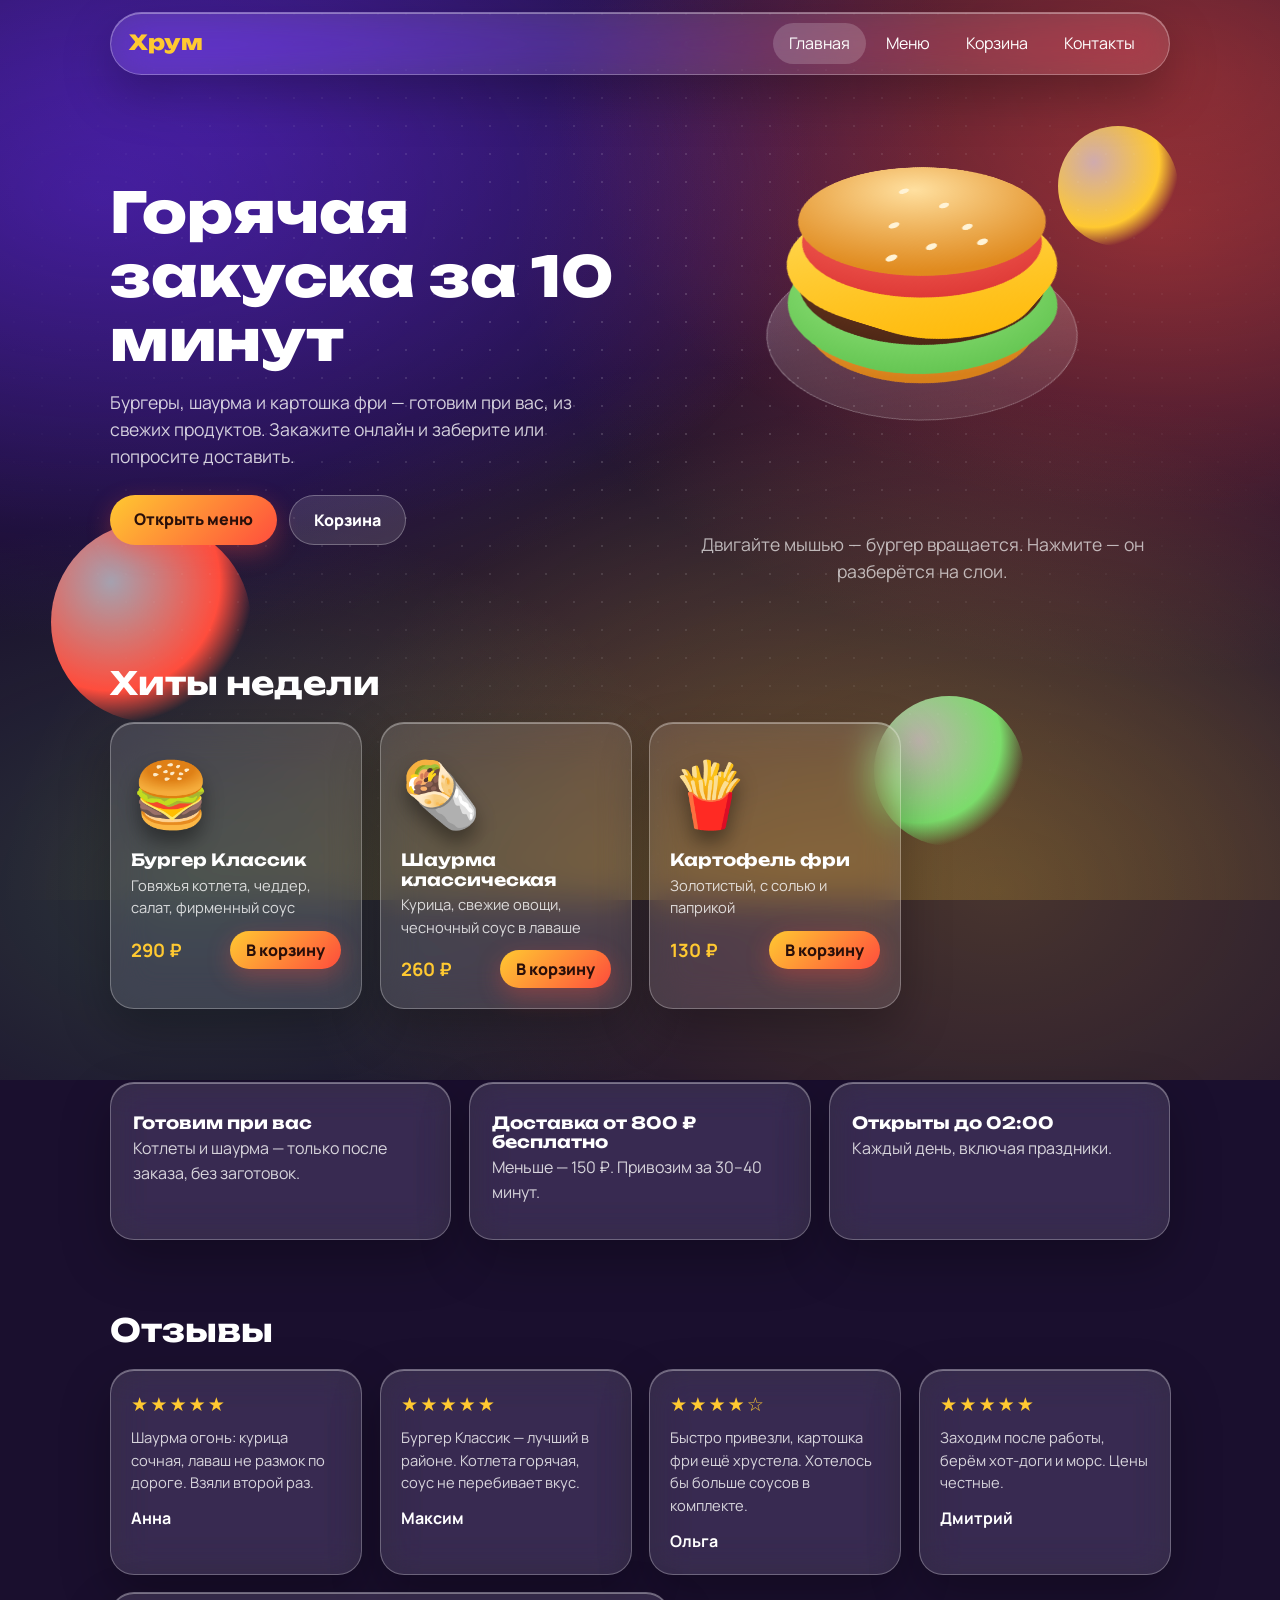
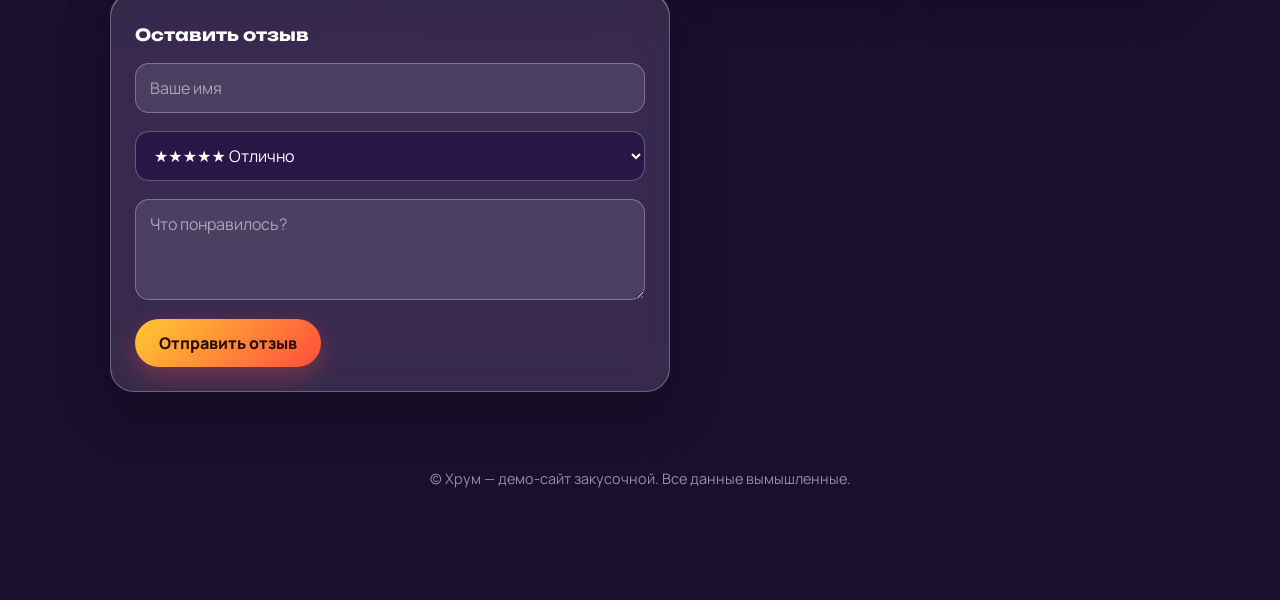
<file: index.html>
<!doctype html><html lang="ru"><head><meta charset="utf-8"><meta name="viewport" content="width=device-width,initial-scale=1"><title>Главная — Хрум</title><meta name="description" content="Хрум — закусочная: бургеры, шаурма, закуски. Заказ онлайн."><link rel="preconnect" href="https://fonts.googleapis.com"><link rel="preconnect" href="https://fonts.gstatic.com" crossorigin><link href="https://fonts.googleapis.com/css2?family=Manrope:wght@400;600;800&family=Unbounded:wght@600;800&display=swap&subset=cyrillic" rel="stylesheet"><link rel="stylesheet" href="style.css"></head><body data-page="index"><main class="wrap">
<section class="hero"><div><h1>Горячая закуска за 10 минут</h1><p>Бургеры, шаурма и картошка фри — готовим при вас, из свежих продуктов. Закажите онлайн и заберите или попросите доставить.</p><div class="acts"><a class="btn" href="menu.html">Открыть меню</a><a class="btn ghost" href="cart.html">Корзина</a></div></div>
<div><div class="scene" aria-label="Интерактивный 3D-бургер"><div class="burger"><i class="l plate"></i><i class="l bb"></i><i class="l le"></i><i class="l pa"></i><i class="l ch"></i><i class="l to"></i><i class="l bt"></i></div></div><p class="hint">Двигайте мышью — бургер вращается. Нажмите — он разберётся на слои.</p></div></section>
<section><h2>Хиты недели</h2><div class="grid" id="hits"></div></section>
<section><div class="feats"><div class="glass"><h3>Готовим при вас</h3><p>Котлеты и шаурма — только после заказа, без заготовок.</p></div><div class="glass"><h3>Доставка от 800 ₽ бесплатно</h3><p>Меньше — 150 ₽. Привозим за 30–40 минут.</p></div><div class="glass"><h3>Открыты до 02:00</h3><p>Каждый день, включая праздники.</p></div></div></section>
<section><h2>Отзывы</h2><div class="grid" id="revs"></div>
<form class="glass pad" id="rf" style="margin-top:18px;max-width:560px"><h3 style="margin-bottom:12px">Оставить отзыв</h3><input name="n" required placeholder="Ваше имя"><select name="s" aria-label="Оценка"><option value="5">★★★★★ Отлично</option><option value="4">★★★★ Хорошо</option><option value="3">★★★ Нормально</option></select><textarea name="t" rows="3" required placeholder="Что понравилось?"></textarea><button class="btn">Отправить отзыв</button></form></section>
</main><script src="app.js"></script></body></html>
</file>
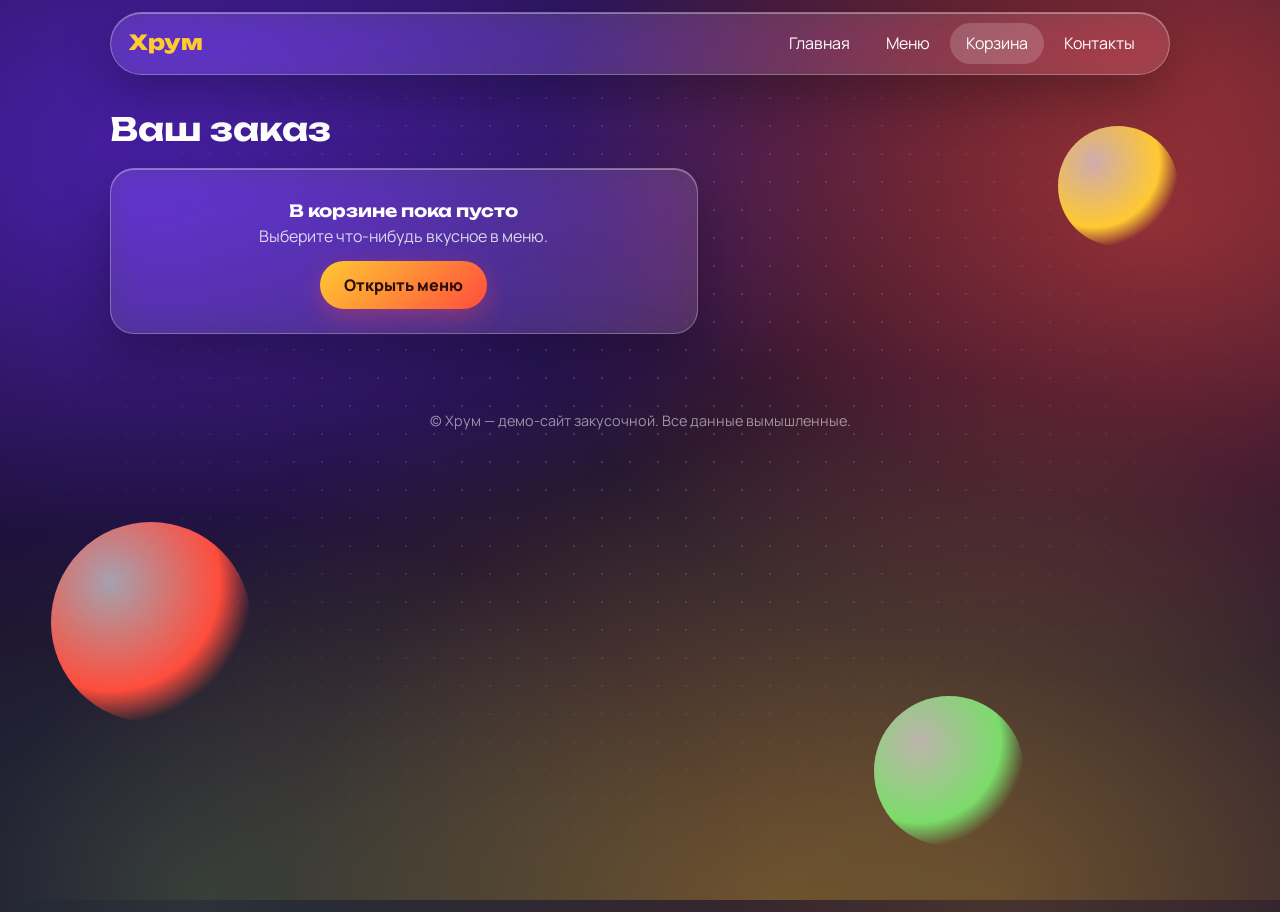
<file: cart.html>
<!doctype html><html lang="ru"><head><meta charset="utf-8"><meta name="viewport" content="width=device-width,initial-scale=1"><title>Корзина — Хрум</title><meta name="description" content="Хрум — закусочная: бургеры, шаурма, закуски. Заказ онлайн."><link rel="preconnect" href="https://fonts.googleapis.com"><link rel="preconnect" href="https://fonts.gstatic.com" crossorigin><link href="https://fonts.googleapis.com/css2?family=Manrope:wght@400;600;800&family=Unbounded:wght@600;800&display=swap&subset=cyrillic" rel="stylesheet"><link rel="stylesheet" href="style.css"></head><body data-page="cart"><main class="wrap">
<section><h2>Ваш заказ</h2><div class="cols"><div id="items"></div>
<aside class="glass pad sum" id="sum"><div id="calc" style="display:block"></div><form id="order"><label>Имя<input required placeholder="Как вас зовут"></label><label>Телефон<input required type="tel" placeholder="+7 900 000-00-00"></label><label>Адрес<input required placeholder="Улица, дом, квартира"></label><button class="btn" style="width:100%">Оформить заказ</button></form></aside></div></section>
</main><script src="app.js"></script></body></html>
</file>
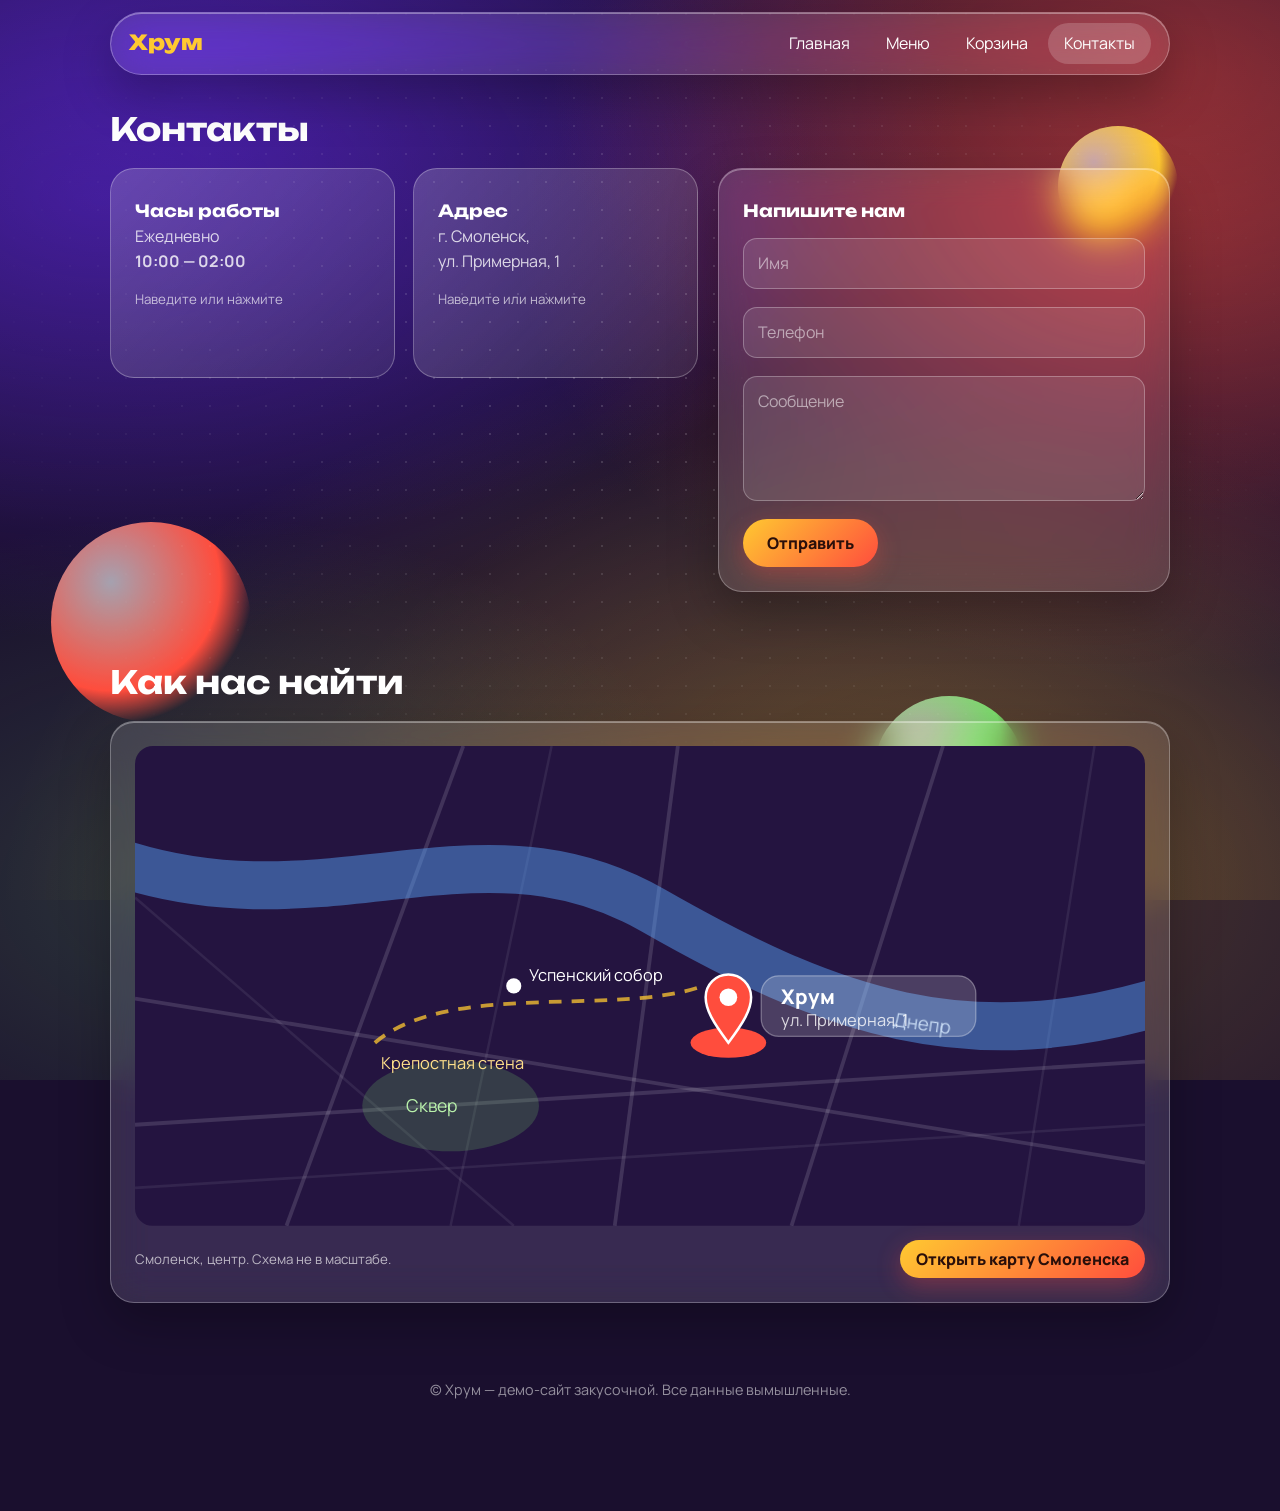
<file: contacts.html>
<!doctype html><html lang="ru"><head><meta charset="utf-8"><meta name="viewport" content="width=device-width,initial-scale=1"><title>Контакты — Хрум</title><meta name="description" content="Хрум — закусочная: бургеры, шаурма, закуски. Заказ онлайн."><link rel="preconnect" href="https://fonts.googleapis.com"><link rel="preconnect" href="https://fonts.gstatic.com" crossorigin><link href="https://fonts.googleapis.com/css2?family=Manrope:wght@400;600;800&family=Unbounded:wght@600;800&display=swap&subset=cyrillic" rel="stylesheet"><link rel="stylesheet" href="style.css"></head><body data-page="contacts"><main class="wrap">
<section><h2>Контакты</h2><div class="cols"><div class="grid" style="grid-template-columns:1fr 1fr">
<div class="flip" tabindex="0"><div class="fi"><div class="face"><h3>Часы работы</h3><p>Ежедневно<br><b>10:00 — 02:00</b></p><small>Наведите или нажмите</small></div><div class="face back"><h3>Доставка</h3><p>Принимаем заказы до 01:30.<br>Привозим за 30–40 минут.</p></div></div></div>
<div class="flip" tabindex="0"><div class="fi"><div class="face"><h3>Адрес</h3><p>г. Смоленск,<br>ул. Примерная, 1</p><small>Наведите или нажмите</small></div><div class="face back"><h3>Телефон</h3><p><b>+7 900 000-00-00</b><br>hello@hrum.example</p></div></div></div></div>
<form class="glass pad" id="msg"><h3 style="margin-bottom:12px">Напишите нам</h3><input required placeholder="Имя"><input required type="tel" placeholder="Телефон"><textarea rows="4" required placeholder="Сообщение"></textarea><button class="btn">Отправить</button></form></div></section>
<section><h2>Как нас найти</h2><div class="glass pad tilt">
<svg class="map" viewBox="0 0 800 380" role="img" aria-label="Схема центра Смоленска с отметкой закусочной «Хрум»" style="width:100%;height:auto;display:block;border-radius:18px">
<rect width="800" height="380" fill="#241440"/>
<g stroke="#ffffff22" stroke-width="3" fill="none"><path d="M0 300 L800 250"/><path d="M120 380 L260 0"/><path d="M0 200 L800 330"/><path d="M520 380 L640 0"/><path d="M380 380 L430 0"/></g>
<g stroke="#ffffff12" stroke-width="2" fill="none"><path d="M0 350 L800 300"/><path d="M700 380 L760 0"/><path d="M250 380 L330 0"/><path d="M0 120 L300 380"/></g>
<ellipse cx="250" cy="285" rx="70" ry="36" fill="#7bdc6b33"/><text x="215" y="290" fill="#b9f2ab" font-size="14">Сквер</text>
<path d="M-20 90 C150 150 270 50 410 130 S660 250 820 200" stroke="#5aa9ff" stroke-opacity=".45" stroke-width="38" fill="none" stroke-linecap="round"/>
<text x="600" y="222" fill="#cfe6ff" font-size="15" opacity=".85" transform="rotate(8 600 222)">Днепр</text>
<path d="M190 235 C250 185 380 215 450 190" stroke="#ffc931" stroke-width="3" stroke-dasharray="10 8" fill="none" opacity=".75"/>
<text x="195" y="256" fill="#ffe08a" font-size="13">Крепостная стена</text>
<circle cx="300" cy="190" r="6" fill="#fff"/><text x="312" y="186" fill="#fff" font-size="13">Успенский собор</text>
<g transform="translate(470 235)"><ellipse class="pulse" rx="30" ry="12" fill="#ff4d3d"/><path d="M0 0C-12-16-18-26-18-36A18 18 0 1 1 18-36C18-26 12-16 0 0Z" fill="#ff4d3d" stroke="#fff" stroke-width="2"/><circle cy="-36" r="7" fill="#fff"/></g>
<g><rect x="496" y="182" width="170" height="48" rx="14" fill="#ffffff2e" stroke="#ffffff55"/><text x="512" y="204" fill="#fff" font-size="16" font-weight="800">Хрум</text><text x="512" y="222" fill="#ffffffcc" font-size="13">ул. Примерная, 1</text></g>
</svg>
<div class="mapfoot"><small>Смоленск, центр. Схема не в масштабе.</small><a class="btn sm" href="https://www.openstreetmap.org/#map=14/54.7826/32.0453" target="_blank" rel="noopener">Открыть карту Смоленска</a></div></div></section>
</main><script src="app.js"></script></body></html>
</file>
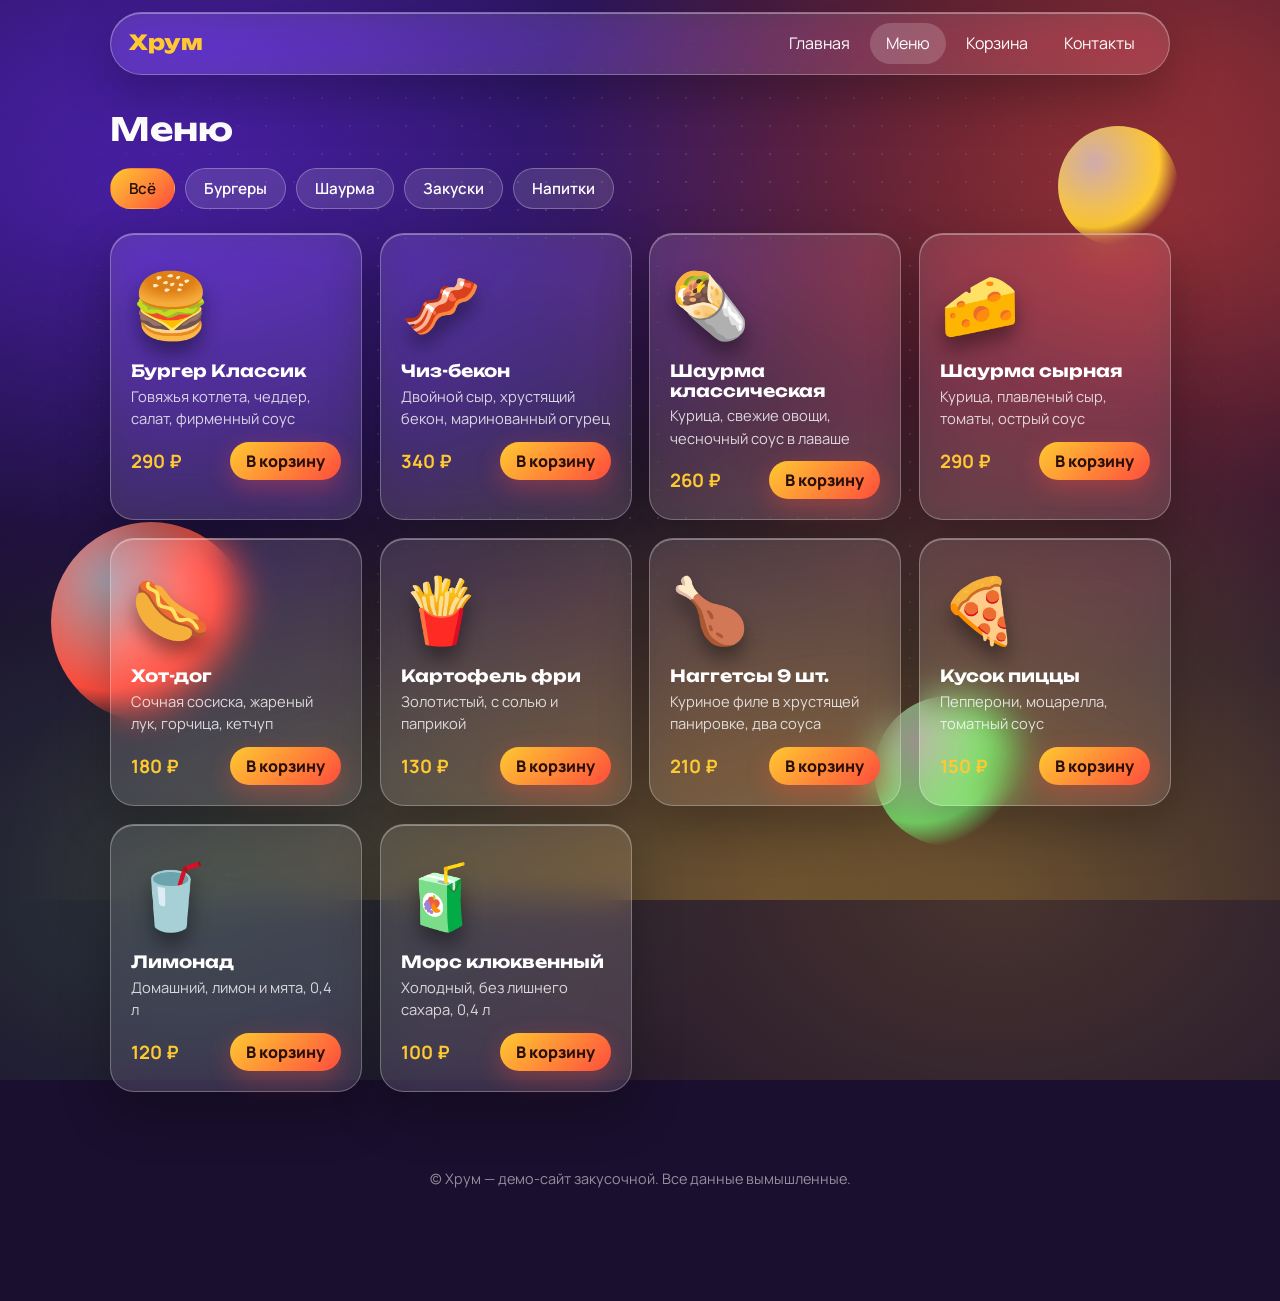
<file: menu.html>
<!doctype html><html lang="ru"><head><meta charset="utf-8"><meta name="viewport" content="width=device-width,initial-scale=1"><title>Меню — Хрум</title><meta name="description" content="Хрум — закусочная: бургеры, шаурма, закуски. Заказ онлайн."><link rel="preconnect" href="https://fonts.googleapis.com"><link rel="preconnect" href="https://fonts.gstatic.com" crossorigin><link href="https://fonts.googleapis.com/css2?family=Manrope:wght@400;600;800&family=Unbounded:wght@600;800&display=swap&subset=cyrillic" rel="stylesheet"><link rel="stylesheet" href="style.css"></head><body data-page="menu"><main class="wrap">
<section><h2>Меню</h2><div class="chips" id="chips" role="group" aria-label="Категории"></div><div class="grid" id="list"></div></section>
</main><script src="app.js"></script></body></html>
</file>
<file: style.css>
*{box-sizing:border-box}
:root{--bg:#1a0f2e;--red:#ff4d3d;--yel:#ffc931;--grn:#7bdc6b;--glass:rgba(255,255,255,.12);--line:rgba(255,255,255,.28)}
html{scroll-behavior:smooth}
body{margin:0;min-height:100vh;font:16px/1.55 Manrope,system-ui,sans-serif;color:#fff;overflow-x:hidden;
background:radial-gradient(60% 50% at 15% 10%,#6a2cff66,transparent),radial-gradient(50% 50% at 90% 25%,#ff4d3d66,transparent),radial-gradient(60% 60% at 60% 100%,#ffc93144,transparent),var(--bg);background-attachment:fixed}
h1,h2,h3,.logo{font-family:Unbounded,Manrope,sans-serif;line-height:1.15;margin:0}
h1{font-size:clamp(2rem,5vw,3.5rem);font-weight:800}
h2{font-size:clamp(1.4rem,3vw,2rem);margin-bottom:20px}
h3{font-size:1.05rem;margin:8px 0 4px}
a{color:inherit;text-decoration:none}
p{margin:0 0 12px;color:#ffffffcc}
small{color:#ffffffaa}
.wrap{max-width:1100px;margin:0 auto;padding:0 20px}
.glass{background:var(--glass);border:1px solid var(--line);backdrop-filter:blur(18px) saturate(140%);-webkit-backdrop-filter:blur(18px) saturate(140%);border-radius:24px;box-shadow:0 20px 50px #0004,inset 0 1px 0 #ffffff59}
.pad{padding:24px}
main,footer,header{position:relative;z-index:1}
.orb{position:fixed;border-radius:50%;pointer-events:none;z-index:0;transition:transform .25s}
.o1{width:200px;height:200px;left:4%;top:58%;background:radial-gradient(circle at 30% 30%,#fff9,var(--red) 55%,#ff4d3d00 72%)}
.o2{width:120px;height:120px;right:8%;top:14%;background:radial-gradient(circle at 30% 30%,#fff9,var(--yel) 55%,#ffc93100 72%)}
.o3{width:150px;height:150px;right:20%;bottom:6%;background:radial-gradient(circle at 30% 30%,#fff9,var(--grn) 55%,#7bdc6b00 72%)}
header.top{position:sticky;top:12px;z-index:20;max-width:1060px;margin:12px auto 0;display:flex;align-items:center;gap:16px;padding:10px 18px;border-radius:999px}
.logo{font-size:1.3rem;font-weight:800;color:var(--yel)}
nav{margin-left:auto;display:flex;gap:4px}
nav a{padding:8px 16px;border-radius:999px;transition:background .2s;position:relative}
nav a:hover,nav a.on{background:#ffffff2e}
#cnt{display:inline-grid;place-items:center;min-width:22px;height:22px;margin-left:6px;border-radius:99px;background:var(--red);font-size:.8rem;font-weight:800;padding:0 6px}
#cnt[hidden]{display:none}
.btn{display:inline-block;border:0;border-radius:999px;padding:13px 24px;font:800 1rem Manrope,sans-serif;color:#2a0f0a;cursor:pointer;background:linear-gradient(135deg,var(--yel),var(--red));transition:transform .15s,box-shadow .15s;box-shadow:0 8px 24px #ff4d3d55}
.btn:hover{transform:translateY(-2px) scale(1.03)}
.btn.ghost{background:var(--glass);color:#fff;border:1px solid var(--line);box-shadow:none}
.btn.sm{padding:8px 16px}
:focus-visible{outline:3px solid var(--yel);outline-offset:2px}
.hero{display:grid;grid-template-columns:1.1fr 1fr;gap:20px;align-items:center;padding:40px 0 20px}
.hero p{font-size:1.1rem;max-width:46ch;margin:16px 0 24px}
.acts{display:flex;gap:12px;flex-wrap:wrap}
.scene{perspective:900px;height:400px;display:grid;place-items:center;cursor:pointer}
.burger{--g:22px;position:relative;width:230px;height:230px;transform-style:preserve-3d;transform:rotateX(58deg) rotateZ(20deg)}
.l{position:absolute;inset:0;border-radius:50%;transition:transform .45s cubic-bezier(.3,1.4,.5,1)}
.burger.open{--g:44px}
.plate{inset:-40px;background:linear-gradient(135deg,#ffffff40,#ffffff10);border:1px solid var(--line);transform:translateZ(-10px)}
.bb{background:radial-gradient(circle at 35% 30%,#ffd37a,#d7801a 75%);transform:translateZ(0)}
.le{inset:-16px;border-radius:44% 56% 48% 52%/52% 46% 54% 48%;background:radial-gradient(circle at 40% 40%,#a8f08e,#4fb83f);transform:translateZ(calc(var(--g)*1))}
.pa{inset:-4px;background:radial-gradient(circle at 35% 30%,#8a4a2a,#3d1d0f);transform:translateZ(calc(var(--g)*2))}
.ch{inset:-14px;border-radius:30% 50% 35% 50%;background:linear-gradient(135deg,#ffe066,#ffb703);transform:translateZ(calc(var(--g)*3))}
.to{inset:2px;background:radial-gradient(circle at 35% 30%,#ff7a6b,#d62828);transform:translateZ(calc(var(--g)*4))}
.bt{background:radial-gradient(circle at 35% 30%,#ffe0a0,#e08a1e 75%);transform:translateZ(calc(var(--g)*5))}
.bt::after{content:"";position:absolute;left:30%;top:30%;width:8px;height:14px;border-radius:50%;background:#fff3d6;box-shadow:50px 10px #fff3d6,90px 40px #fff3d6,30px 70px #fff3d6,80px 90px #fff3d6,115px 60px #fff3d6,60px 125px #fff3d6}
.hint{text-align:center;font-size:.9rem;color:#ffffffaa}
.grid{display:grid;grid-template-columns:repeat(auto-fill,minmax(230px,1fr));gap:18px}
.card{padding:20px;transition:transform .15s ease-out;will-change:transform}
.card .em{font-size:64px;display:block;filter:drop-shadow(0 12px 10px #0006);transition:transform .3s}
.card:hover .em{transform:scale(1.15) rotate(-6deg)}
.card p{font-size:.92rem;min-height:3em}
.row{display:flex;justify-content:space-between;align-items:center;margin-top:12px}
.row b{font-size:1.15rem;color:var(--yel)}
section{padding:36px 0}
.feats{display:grid;grid-template-columns:repeat(3,1fr);gap:18px}
.feats div{padding:22px}
.chips{display:flex;gap:10px;flex-wrap:wrap;margin-bottom:24px}
.chip{background:var(--glass);border:1px solid var(--line);color:#fff;border-radius:999px;padding:9px 18px;font:600 .95rem Manrope,sans-serif;cursor:pointer;transition:.2s}
.chip.on,.chip:hover{background:linear-gradient(135deg,var(--yel),var(--red));color:#2a0f0a;border-color:transparent}
.line{display:grid;grid-template-columns:56px 1fr auto 90px;gap:14px;align-items:center;padding:14px 18px;margin-bottom:12px}
.line .em{font-size:38px}
.line>b:last-child{text-align:right}
.qty{display:flex;align-items:center;gap:10px}
.qty button{width:32px;height:32px;border-radius:50%;border:1px solid var(--line);background:var(--glass);color:#fff;font-size:1.1rem;cursor:pointer}
.qty button:hover{background:var(--yel);color:#2a0f0a}
.cols{display:grid;grid-template-columns:1.3fr 1fr;gap:20px;align-items:start}
.sum div{display:flex;justify-content:space-between;margin-bottom:8px}
.tot{font-size:1.3rem;font-weight:800;border-top:1px solid var(--line);padding-top:12px;margin-top:8px}
input,textarea{width:100%;margin:6px 0 12px;padding:12px 14px;border-radius:14px;border:1px solid var(--line);background:#ffffff1a;color:#fff;font:inherit}
input::placeholder,textarea::placeholder{color:#ffffff88}
.empty{text-align:center}
.flip{perspective:900px;height:210px;cursor:pointer}
.fi{position:relative;height:100%;transition:transform .7s;transform-style:preserve-3d}
.flip:hover .fi,.flip.on .fi{transform:rotateY(180deg)}
.face{position:absolute;inset:0;padding:24px;border-radius:24px;border:1px solid var(--line);background:linear-gradient(135deg,#ffffff2e,#ffffff12);backface-visibility:hidden;-webkit-backface-visibility:hidden}
.face.back{transform:rotateY(180deg);background:linear-gradient(135deg,#ff4d3d55,#ffc93133)}
.toast{position:fixed;left:50%;bottom:90px;transform:translate(-50%,20px);padding:12px 22px;border-radius:99px;opacity:0;pointer-events:none;transition:.3s;z-index:50;font-weight:700}
.toast.show{opacity:1;transform:translate(-50%,0)}
footer{text-align:center;padding:40px 20px 110px;color:#ffffff88;font-size:.9rem}
body::before{content:"";position:fixed;inset:-20%;z-index:0;pointer-events:none;background:radial-gradient(40% 35% at 20% 30%,#6a2cff55,transparent),radial-gradient(35% 35% at 80% 20%,#ff4d3d4d,transparent),radial-gradient(40% 40% at 70% 85%,#ffc93133,transparent),radial-gradient(30% 30% at 25% 85%,#7bdc6b2e,transparent);animation:aurora 24s ease-in-out infinite alternate}
@keyframes aurora{to{transform:translate(4%,3%) rotate(6deg) scale(1.08)}}
body::after{content:"";position:fixed;inset:0;z-index:0;pointer-events:none;background-image:radial-gradient(#ffffff26 1px,transparent 1px);background-size:28px 28px;-webkit-mask-image:radial-gradient(ellipse at 50% 40%,#000 15%,transparent 75%);mask-image:radial-gradient(ellipse at 50% 40%,#000 15%,transparent 75%)}
select{width:100%;margin:6px 0 12px;padding:12px 14px;border-radius:14px;border:1px solid var(--line);background:#2a1748;color:#fff;font:inherit}
.stars{color:var(--yel);letter-spacing:2px;font-size:1.2rem;margin-bottom:6px}
.map text{font-family:Manrope,sans-serif}
.pulse{transform-box:fill-box;transform-origin:center;animation:pulse 2s ease-out infinite}
@keyframes pulse{from{transform:scale(.3);opacity:.9}to{transform:scale(1.7);opacity:0}}
.mapfoot{display:flex;justify-content:space-between;align-items:center;gap:12px;flex-wrap:wrap;margin-top:14px}
@media(max-width:760px){
.hero,.cols,.feats{grid-template-columns:1fr}
.scene{height:320px}.burger{width:180px;height:180px}
header.top{border-radius:24px}
nav{position:fixed;left:12px;right:12px;bottom:12px;margin:0;justify-content:space-around;padding:8px;border-radius:24px;background:#2a1748cc;backdrop-filter:blur(18px);-webkit-backdrop-filter:blur(18px);border:1px solid var(--line)}
nav a{padding:8px 10px;font-size:.9rem}
.line{grid-template-columns:44px 1fr auto;}
.line>b:last-child{grid-column:2/4;text-align:left}
}
@media(prefers-reduced-motion:reduce){*{transition:none!important;animation:none!important}}
</file>
